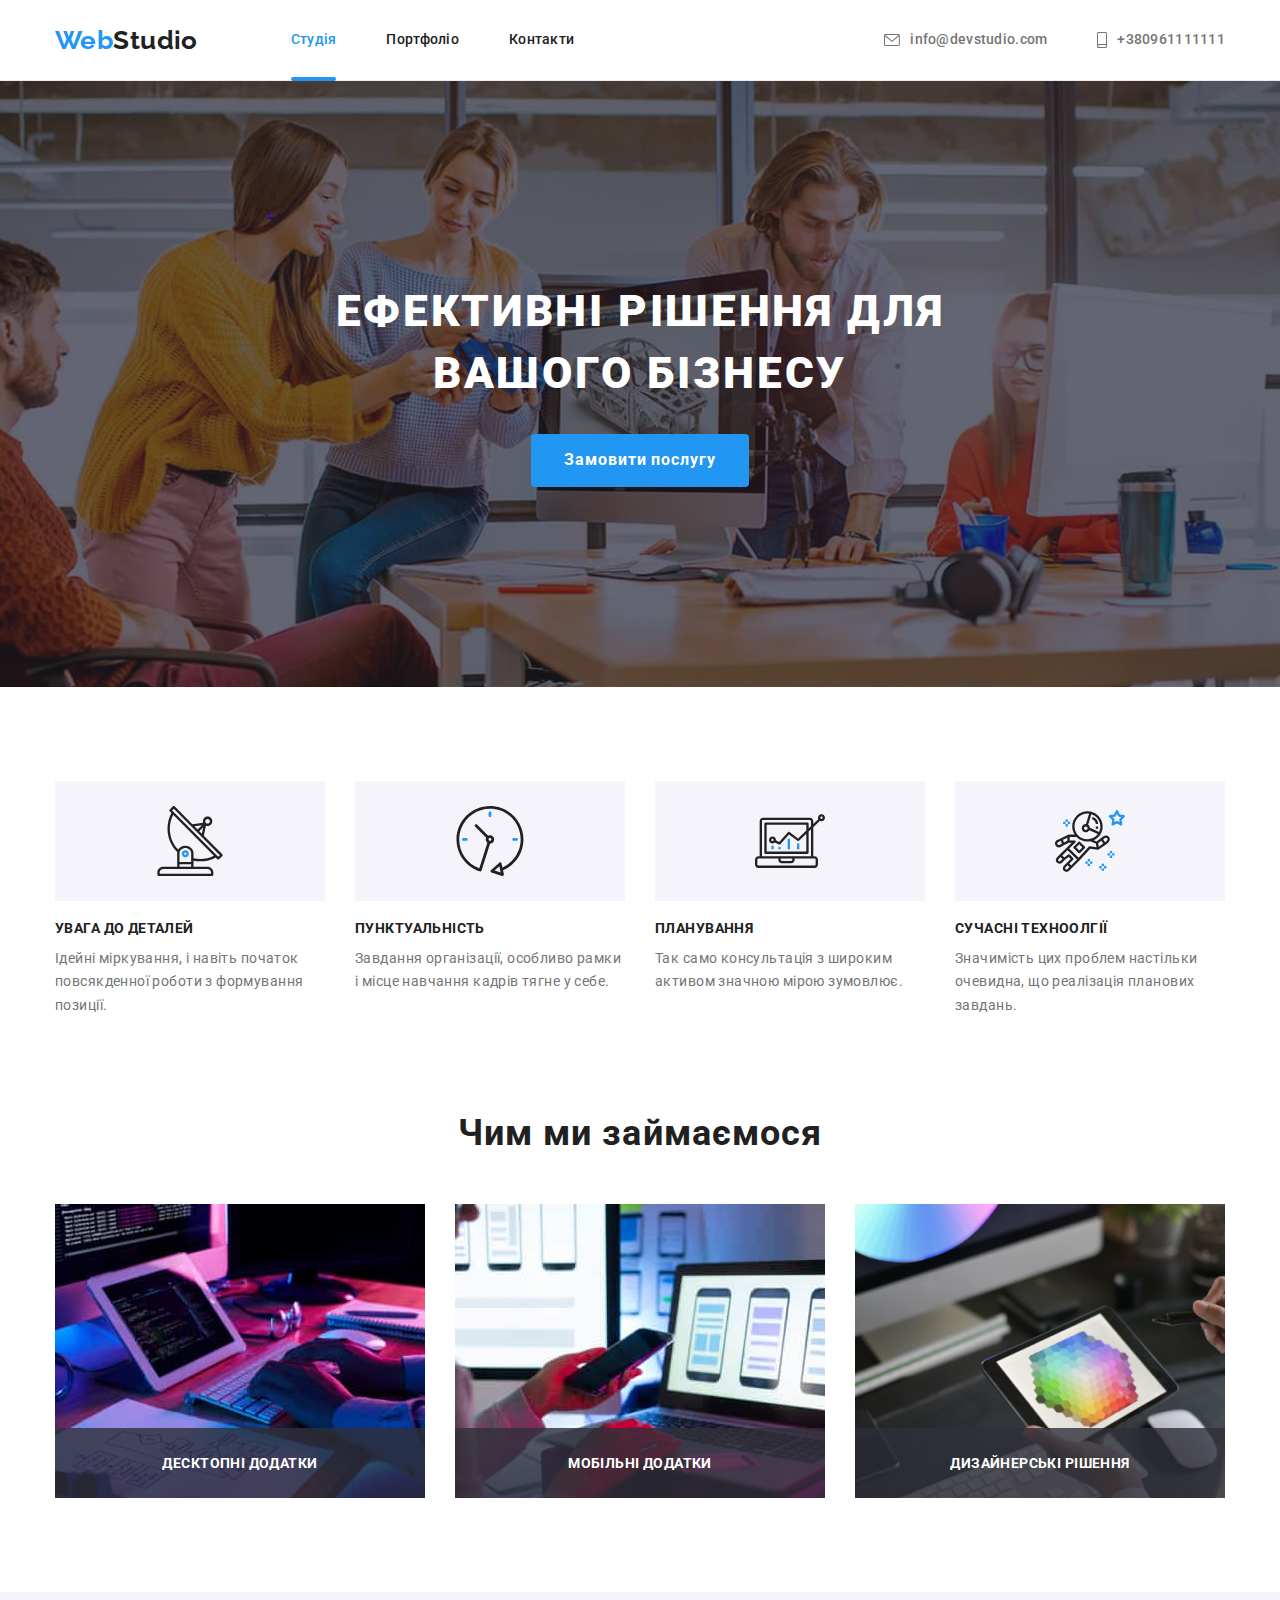
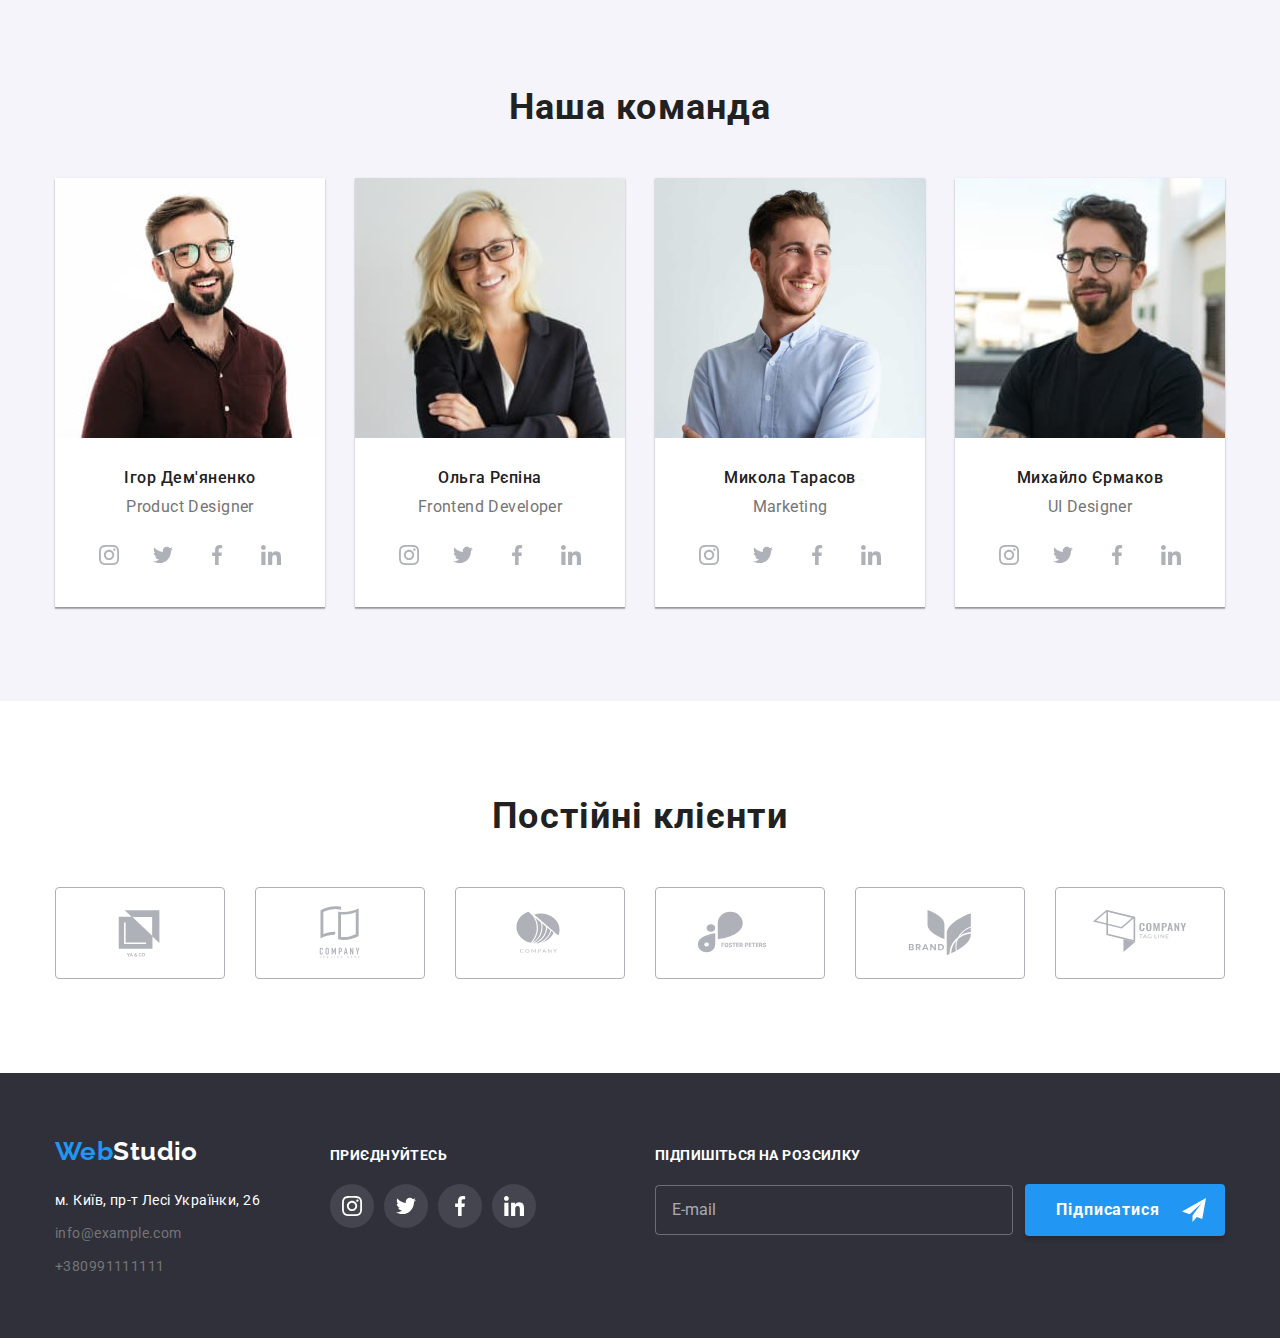
<file: index.html>
<!DOCTYPE html>
<html lang="uk">
  <head>
    <meta charset="UTF-8" />
    <meta http-equiv="X-UA-Compatible" content="IE=edge" />
    <meta name="viewport" content="width=device-width, initial-scale=1.0" />
    <link
      href="https://fonts.googleapis.com/css2?family=Raleway:wght@700&family=Roboto:wght@400;500;700;900&display=swap"
      rel="stylesheet"
    />
    <link
      rel="stylesheet"
      href="https://cdnjs.cloudflare.com/ajax/libs/modern-normalize/1.1.0/modern-normalize.min.css"
    />
    <link rel="stylesheet" href="./css/main.min.css" />
    <title>Студія</title>
  </head>
  <body class="page">
    <!-- header -->
    <header class="page-header">
      <div class="container wrapper">
        <nav class="main-nav">
          <!-- logo -->
          <a href="./index.html" lang="en" class="link logo-header logo"
            ><span class="select">Web</span>Studio</a
          >
          <!-- navigation -->
          <ul class="nav-list list">
            <li class="nav-list-item">
              <a href="./index.html" class="link nav-list-link current">Студія</a>
            </li>
            <li class="nav-list-item">
              <a href="./portfolio.html" class="link nav-list-link">Портфоліо</a>
            </li>
            <li class="nav-list-item"><a href="#" class="link nav-list-link">Контакти</a></li>
          </ul>
        </nav>
        <ul class="list contact-list">
          <li class="contact-list-item">
            <a href="mailto:info@devstudio.com" class="link mail">
              <svg class="mail-icon" width="16" height="12" aria-label="пошта">
                <use href="./images/icons.svg#icon-envelope"></use></svg
              >info@devstudio.com</a
            >
          </li>
          <li class="contact-list-item">
            <a href="tel:+380961111111" class="link tel">
              <svg class="mail-icon" width="10" height="16" aria-label="мобільний телефон">
                <use href="./images/icons.svg#icon-smartphone"></use></svg
              >+380961111111</a
            >
          </li>
        </ul>
      </div>
    </header>

    <!-- main -->
    <main>
      <!-- hero -->
      <section class="hero">
        <div class="container hero-content">
          <h1 class="hero-title">
            Ефективні рішення для <br />
            вашого бізнесу
          </h1>
          <button type="button" class="favor-btn" data-modal-open>Замовити послугу</button>
        </div>
      </section>

      <!-- advantage -->

      <section class="section advantage">
        <div class="container">
          <h2 class="visually-hidden">Наші переваги</h2>
          <ul class="list advantage-list">
            <li class="list-marker">
              <div class="advantage-theme">
                <svg class="advantage-icon" width="70" height="70" aria-label="антена">
                  <use href="./images/icons.svg#icon-block-01-antenna"></use>
                </svg>
              </div>
              <h3 class="advantage-title">Увага до деталей</h3>
              <p class="text">
                Ідейні міркування, і навіть початок повсякденної роботи з формування позиції.
              </p>
            </li>
            <li class="list-marker">
              <div class="advantage-theme">
                <svg class="advantage-icon" width="70" height="70" aria-label="годинник">
                  <use href="./images/icons.svg#icon-block-01-clock"></use>
                </svg>
              </div>
              <h3 class="advantage-title">Пунктуальність</h3>
              <p class="text">
                Завдання організації, особливо рамки і місце навчання кадрів тягне у себе.
              </p>
            </li>
            <li class="list-marker">
              <div class="advantage-theme">
                <svg class="advantage-icon" width="70" height="70" aria-label="діаграма">
                  <use href="./images/icons.svg#icon-block-01-diagram"></use>
                </svg>
              </div>
              <h3 class="advantage-title">Планування</h3>
              <p class="text">Так само консультація з широким активом значною мірою зумовлює.</p>
            </li>
            <li class="list-marker">
              <div class="advantage-theme">
                <svg class="advantage-icon" width="70" height="70" aria-label="космонавт">
                  <use href="./images/icons.svg#icon-block-01-astronaut"></use>
                </svg>
              </div>
              <h3 class="advantage-title">Сучасні техноолгії</h3>
              <p class="text">
                Значимість цих проблем настільки очевидна, що реалізація планових завдань.
              </p>
            </li>
          </ul>
        </div>
      </section>

      <!-- work -->

      <section class="section work">
        <div class="container">
          <h2 class="work__title">Чим ми займаємося</h2>
          <ul class="list work-list">
            <li class="work-list__item">
              <img
                src="./images/img-01.jpg"
                alt="Чоловік набирає код"
                width="370"
                height="294"
                class="work-list__img"
              />
              <p class="work-list__overlay">Десктопні додатки</p>
            </li>
            <li class="work-list__item">
              <img
                src="./images/img-02.jpg"
                alt="Жінка тримає телефон"
                width="370"
                height="294"
                class="work-list__img"
              />
              <p class="work-list__overlay">Мобільні додатки</p>
            </li>
            <li class="work-list__item">
              <img
                src="./images/img-03.jpg"
                alt="Відображення кольорової гами на планшеті"
                width="370"
                height="294"
                class="work-list__img"
              />
              <p class="work-list__overlay">Дизайнерські рішення</p>
            </li>
          </ul>
        </div>
      </section>

      <!-- team -->

      <section class="section team">
        <div class="container">
          <h2 class="team__title">Наша команда</h2>
          <ul class="list team-list">
            <li class="team-list__item">
              <img
                src="./images/img-04.jpg"
                alt="Ігор Дем'яненко Product Designer"
                width="270"
                height="260"
                class="team-list__img"
              />
              <div class="our-team">
                <h3 class="our-team__title">Ігор Дем'яненко</h3>
                <p lang="en" class="our-team__point">Product Designer</p>
                <ul class="social-list">
                  <li class="social-list__item">
                    <a href="" class="social-list__link">
                      <svg class="social-list__icon" width="20" height="20" aria-label="інстаграм">
                        <use href="./images/icons.svg#icon-social-instagram"></use>
                      </svg>
                    </a>
                  </li>
                  <li class="social-list__item">
                    <a href="" class="social-list__link">
                      <svg class="social-list__icon" width="20" height="20" aria-label="твітер">
                        <use href="./images/icons.svg#icon-social-twitter"></use>
                      </svg>
                    </a>
                  </li>
                  <li class="social-list__item">
                    <a href="" class="social-list__link">
                      <svg class="social-list__icon" width="20" height="20" aria-label="фейсбук">
                        <use href="./images/icons.svg#icon-social-facebook"></use>
                      </svg>
                    </a>
                  </li>
                  <li class="social-list__item">
                    <a href="" class="social-list__link">
                      <svg class="social-list__icon" width="20" height="20" aria-label="лінкедін">
                        <use href="./images/icons.svg#icon-social-linkedin"></use>
                      </svg>
                    </a>
                  </li>
                </ul>
              </div>
            </li>

            <li class="team-list__item">
              <img
                src="./images/img-05.jpg"
                alt="Ольга Рєпіна Frontend Developer"
                width="270"
                height="260"
                class="team-list__img"
              />
              <div class="our-team">
                <h3 class="our-team__title">Ольга Рєпіна</h3>
                <p lang="en" class="our-team__point">Frontend Developer</p>
                <ul class="social-list">
                  <li class="social-list__item">
                    <a href="" class="social-list__link">
                      <svg class="social-list__icon" width="20" height="20" aria-label="інстаграм">
                        <use href="./images/icons.svg#icon-social-instagram"></use>
                      </svg>
                    </a>
                  </li>
                  <li class="social-list__item">
                    <a href="" class="social-list__link">
                      <svg class="social-list__icon" width="20" height="20" aria-label="твітер">
                        <use href="./images/icons.svg#icon-social-twitter"></use>
                      </svg>
                    </a>
                  </li>
                  <li class="social-list__item">
                    <a href="" class="social-list__link">
                      <svg class="social-list__icon" width="20" height="20" aria-label="фейсбук">
                        <use href="./images/icons.svg#icon-social-facebook"></use>
                      </svg>
                    </a>
                  </li>
                  <li class="social-list__item">
                    <a href="" class="social-list__link">
                      <svg class="social-list__icon" width="20" height="20" aria-label="лінкедін">
                        <use href="./images/icons.svg#icon-social-linkedin"></use>
                      </svg>
                    </a>
                  </li>
                </ul>
              </div>
            </li>

            <li class="team-list__item">
              <img
                src="./images/img-06.jpg"
                alt="Микола Тарасов Marketing"
                width="270"
                height="260"
                class="team-list__img"
              />
              <div class="our-team">
                <h3 class="our-team__title">Микола Тарасов</h3>
                <p lang="en" class="our-team__point">Marketing</p>
                <ul class="social-list">
                  <li class="social-list__item">
                    <a href="" class="social-list__link">
                      <svg class="social-list__icon" width="20" height="20" aria-label="інстаграм">
                        <use href="./images/icons.svg#icon-social-instagram"></use>
                      </svg>
                    </a>
                  </li>
                  <li class="social-list__item">
                    <a href="" class="social-list__link">
                      <svg class="social-list__icon" width="20" height="20" aria-label="твітер">
                        <use href="./images/icons.svg#icon-social-twitter"></use>
                      </svg>
                    </a>
                  </li>
                  <li class="social-list__item">
                    <a href="" class="social-list__link">
                      <svg class="social-list__icon" width="20" height="20" aria-label="фейсбук">
                        <use href="./images/icons.svg#icon-social-facebook"></use>
                      </svg>
                    </a>
                  </li>
                  <li class="social-list__item">
                    <a href="" class="social-list__link">
                      <svg class="social-list__icon" width="20" height="20" aria-label="лінкедін">
                        <use href="./images/icons.svg#icon-social-linkedin"></use>
                      </svg>
                    </a>
                  </li>
                </ul>
              </div>
            </li>

            <li class="team-list__item">
              <img
                src="./images/img-07.jpg"
                alt="Михайло Єрмаков UI Designer"
                width="270"
                height="260"
                class="team-list__img"
              />
              <div class="our-team">
                <h3 class="our-team__title">Михайло Єрмаков</h3>
                <p lang="en" class="our-team__point">UI Designer</p>
                <ul class="social-list">
                  <li class="social-list__item">
                    <a href="" class="social-list__link">
                      <svg class="social-list__icon" width="20" height="20" aria-label="інстаграм">
                        <use href="./images/icons.svg#icon-social-instagram"></use>
                      </svg>
                    </a>
                  </li>
                  <li class="social-list__item">
                    <a href="" class="social-list__link">
                      <svg class="social-list__icon" width="20" height="20" aria-label="твітер">
                        <use href="./images/icons.svg#icon-social-twitter"></use>
                      </svg>
                    </a>
                  </li>
                  <li class="social-list__item">
                    <a href="" class="social-list__link">
                      <svg class="social-list__icon" width="20" height="20" aria-label="фейсбук">
                        <use href="./images/icons.svg#icon-social-facebook"></use>
                      </svg>
                    </a>
                  </li>
                  <li class="social-list__item">
                    <a href="" class="social-list__link">
                      <svg class="social-list__icon" width="20" height="20" aria-label="лінкедін">
                        <use href="./images/icons.svg#icon-social-linkedin"></use>
                      </svg>
                    </a>
                  </li>
                </ul>
              </div>
            </li>
          </ul>
        </div>
      </section>
      <section class="section regular-customers-section">
        <div class="container">
          <h2 class="regular-customers__title">Постійні клієнти</h2>
          <ul class="regular-customers-list">
            <li class="regular-customers-list__item">
              <a href="" class="regular-customers-list__link">
                <svg class="regular-customers-list__icon" width="106" height="60" aria-label="лого">
                  <use href="./images/icons.svg#icon-client-logo-01"></use>
                </svg>
              </a>
            </li>
            <li class="regular-customers-list__item">
              <a href="" class="regular-customers-list__link">
                <svg class="regular-customers-list__icon" width="106" height="60" aria-label="лого">
                  <use href="./images/icons.svg#icon-client-logo-02"></use>
                </svg>
              </a>
            </li>
            <li class="regular-customers-list__item">
              <a href="" class="regular-customers-list__link">
                <svg class="regular-customers-list__icon" width="106" height="60" aria-label="лого">
                  <use href="./images/icons.svg#icon-client-logo-03"></use>
                </svg>
              </a>
            </li>
            <li class="regular-customers-list__item">
              <a href="" class="regular-customers-list__link">
                <svg class="regular-customers-list__icon" width="106" height="60" aria-label="лого">
                  <use href="./images/icons.svg#icon-client-logo-04"></use>
                </svg>
              </a>
            </li>
            <li class="regular-customers-list__item">
              <a href="" class="regular-customers-list__link">
                <svg class="regular-customers-list__icon" width="106" height="60" aria-label="лого">
                  <use href="./images/icons.svg#icon-client-logo-05"></use>
                </svg>
              </a>
            </li>
            <li class="regular-customers-list__item">
              <a href="" class="regular-customers-list__link">
                <svg class="regular-customers-list__icon" width="106" height="60" aria-label="лого">
                  <use href="./images/icons.svg#icon-client-logo-06"></use>
                </svg>
              </a>
            </li>
          </ul>
        </div>
      </section>
    </main>

    <!-- footer -->

    <footer class="page-footer">
      <div class="container footer-wrapper">
        <div class="content-wrapper">
          <a href="./index.html" lang="en" class="link logo-footer logo">
            <span class="select">Web</span>Studio</a
          >
          <address>
            <ul class="list footer-list">
              <li class="footer-list-item">
                <a
                  href="https://goo.gl/maps/CPtrU1FHBa2aNyZL9"
                  target="_blank"
                  rel="noopener noreferrer nofollow"
                  class="link address"
                  >м. Київ, пр-т Лесі Українки, 26</a
                >
              </li>
              <li class="footer-list-item">
                <a href="mailto:info@example.com" class="link contact">info@example.com</a>
              </li>
              <li class="footer-list-item">
                <a href="tel:+380991111111" class="link contact">+380991111111</a>
              </li>
            </ul>
          </address>
        </div>

        <div class="join-wrapper">
          <p class="join-text">Приєднуйтесь</p>
          <ul class="join-list">
            <li class="join-list-item">
              <a href="" class="join-list-link">
                <svg
                  class="join-list-icon"
                  width="20"
                  height="20"
                  aria-label="соціальна сторінка інстаграм"
                >
                  <use href="./images/icons.svg#icon-social-instagram"></use>
                </svg>
              </a>
            </li>
            <li class="join-list-item">
              <a href="" class="join-list-link">
                <svg
                  class="join-list-icon"
                  width="20"
                  height="20"
                  aria-label="соціальна сторінка твітер"
                >
                  <use href="./images/icons.svg#icon-social-twitter"></use>
                </svg>
              </a>
            </li>
            <li class="join-list-item">
              <a href="" class="join-list-link">
                <svg
                  class="join-list-icon"
                  width="20"
                  height="20"
                  aria-label="соціальна сторінка фейсбук"
                >
                  <use href="./images/icons.svg#icon-social-facebook"></use>
                </svg>
              </a>
            </li>
            <li class="join-list-item">
              <a href="" class="join-list-link">
                <svg
                  class="join-list-icon"
                  width="20"
                  height="20"
                  aria-label="соціальна сторінка лінкедін"
                >
                  <use href="./images/icons.svg#icon-social-linkedin"></use>
                </svg>
              </a>
            </li>
          </ul>
        </div>

        <form class="footer-form">
          <p class="footer-form-label-desk">Підпишіться на розсилку</p>
          <div class="footer-form-wrapper">
            <label class="footer-form-label">
              <input
                type="email"
                name="user-footer-mail"
                class="footer-form-input"
                placeholder="E-mail"
              />
            </label>
            <button type="submit" class="footer-form-btn">
              Підписатися<svg
                class="footer-form-icon"
                width="24"
                height="24"
                aria-label="іконка відправки"
              >
                <use href="./images/icons.svg#icon-icon-send"></use>
              </svg>
            </button>
          </div>
        </form>
      </div>
    </footer>

    <!-- Backdrop and modal -->
    <div class="backdrop is-hidden" data-modal>
      <div class="modal">
        <button class="close-btn" data-modal-close>
          <svg
            class="close-btn-icon"
            width="18"
            height="18"
            aria-label="іконка зі значенням закрити"
          >
            <use href="./images/icons.svg#icon-close"></use>
          </svg>
        </button>

        <!-- Form from backdrop -->

        <p class="modal-form-title">Залиште свої дані, ми вам передзвонимо</p>
        <form class="modal-form">
          <label class="modal-form-label">
            <span class="modal-form-field-desk">Ім'я</span>
            <span class="modal-form-input-wrapper">
              <input type="text" name="user-name" class="modal-form-input" />
              <svg class="modal-form-icon" width="18" height="18">
                <use href="./images/icons.svg#icon-person-black-18dp"></use>
              </svg>
            </span>
          </label>

          <label class="modal-form-label">
            <span class="modal-form-field-desk">Телефон</span>
            <span class="modal-form-input-wrapper">
              <input type="tel" name="user-tel" class="modal-form-input" />
              <svg class="modal-form-icon" width="18" height="18">
                <use href="./images/icons.svg#icon-phone-black-18dp"></use>
              </svg>
            </span>
          </label>

          <label class="modal-form-label">
            <span class="modal-form-field-desk">Пошта</span>
            <span class="modal-form-input-wrapper">
              <input type="email" name="user-mail" class="modal-form-input" />
              <svg class="modal-form-icon" width="18" height="18">
                <use href="./images/icons.svg#icon-email-black-18dp"></use>
              </svg>
            </span>
          </label>
          <label class="modal-form-label">
            <span class="modal-form-field-desk">Коментар</span>
            <textarea
              name="user-comment"
              class="modal-form-comment"
              placeholder="Введіть текст"
            ></textarea>
          </label>
          <label class="modal-form-label modal-form-check-label">
            <input type="checkbox" class="modal-form-checkbox" name="user-box" />
            <svg
              class="modal-form-check-icon"
              width="16"
              height="15"
              aria-label="іконка підтвердження"
            >
              <use href="./images/icons.svg#icon-icon-check" class="own-check-icon"></use>
            </svg>
            <span class="modal-form-check-desk"
              >Погоджуюся з розсилкою та приймаю&nbsp;<a href="#" class="modal-form-check-link"
                >Умови договору</a
              ></span
            >
          </label>
          <button type="submit" class="modal-form-btn">Відправити</button>
        </form>
      </div>
    </div>

    <!-- script -->

    <script src="./js/modal.js"></script>
  </body>
</html>
</file>
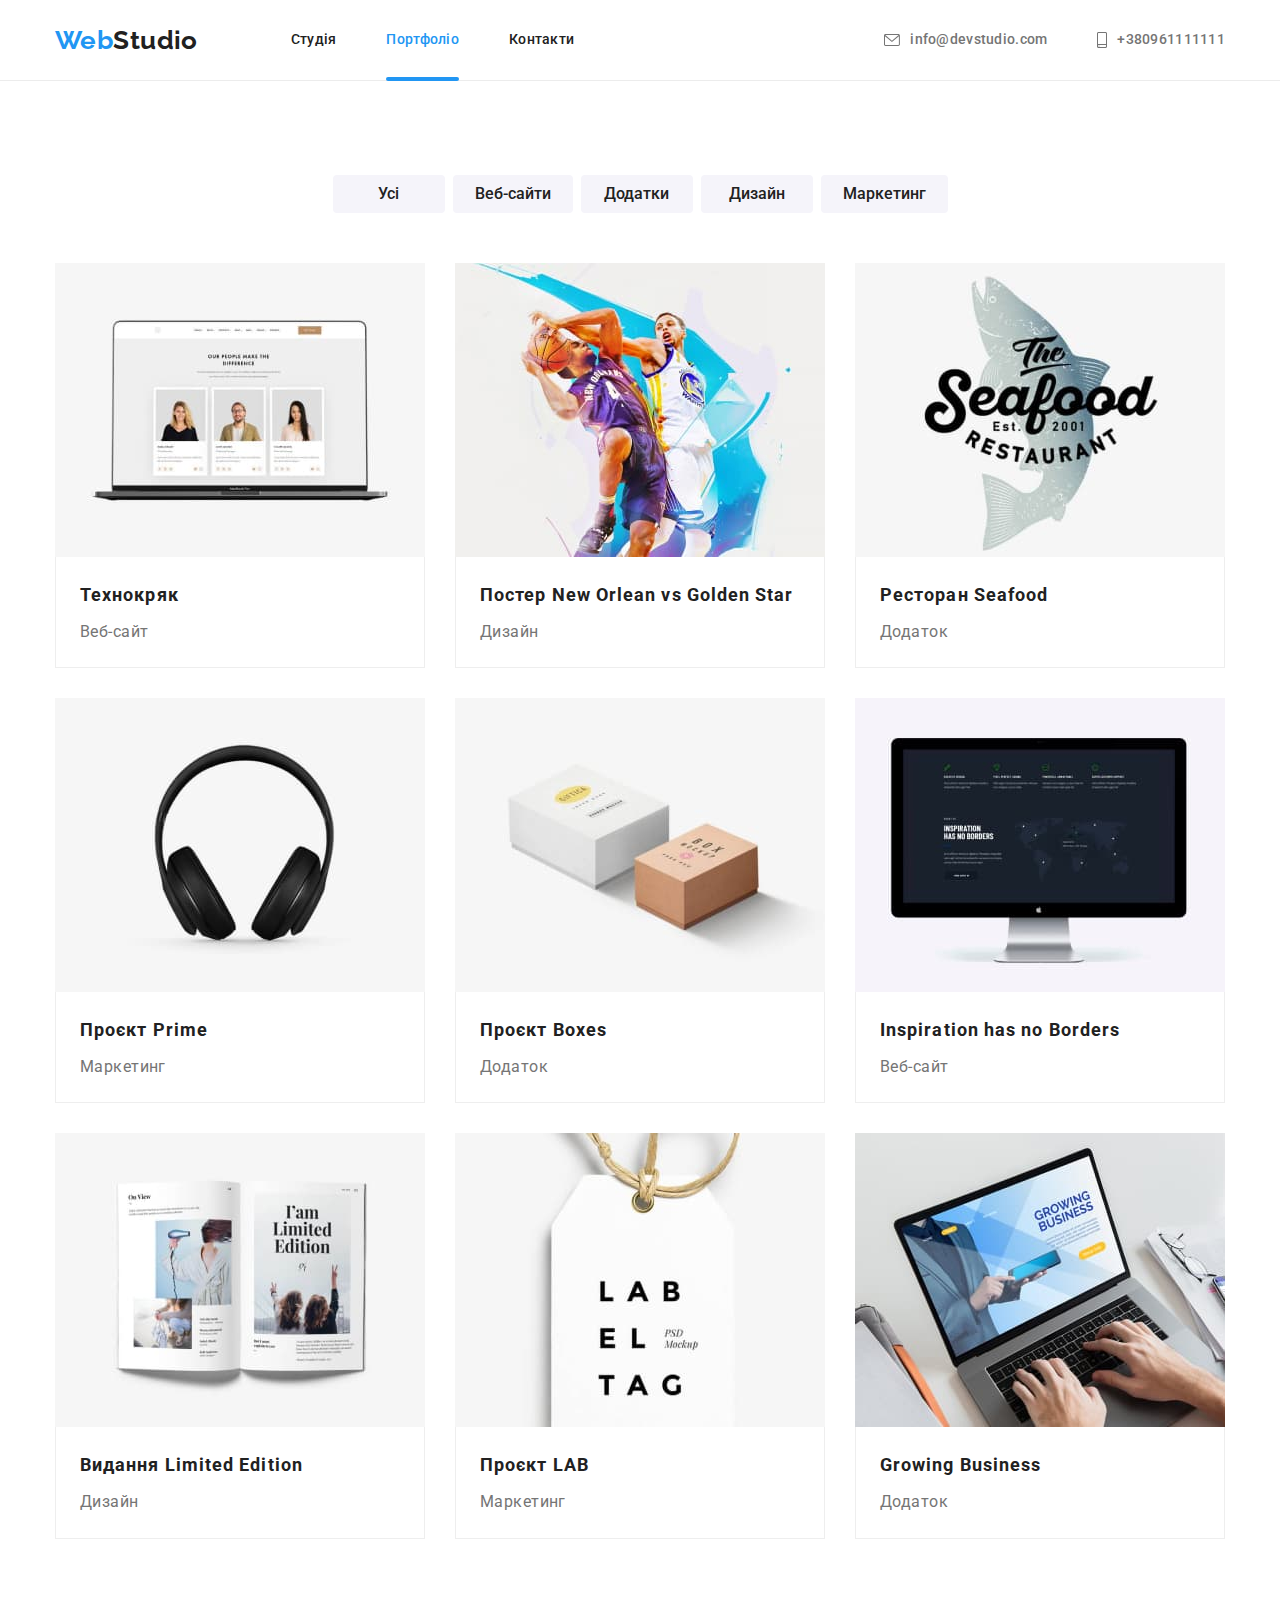
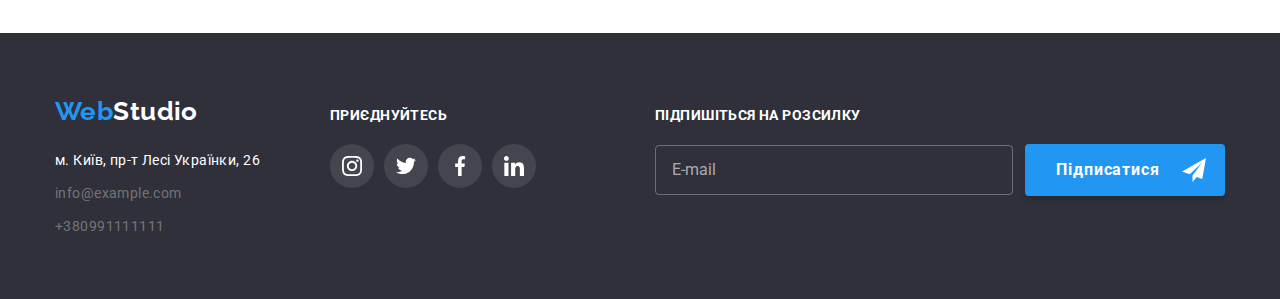
<file: portfolio.html>
<!DOCTYPE html>
<html lang="uk">
  <head>
    <meta charset="UTF-8" />
    <meta http-equiv="X-UA-Compatible" content="IE=edge" />
    <meta name="viewport" content="width=device-width, initial-scale=1.0" />
    <link
      href="https://fonts.googleapis.com/css2?family=Raleway:wght@700&family=Roboto:wght@400;500;700;900&display=swap"
      rel="stylesheet"
    />
    <link
      rel="stylesheet"
      href="https://cdnjs.cloudflare.com/ajax/libs/modern-normalize/1.1.0/modern-normalize.min.css"
    />
    <link rel="stylesheet" href="./css/main.min.css" />
    <title>Портфоліо</title>
  </head>
  <body class="page">
    <!-- Header -->
    <header class="page-header">
      <div class="container wrapper">
        <nav class="main-nav">
          <!-- logo -->
          <a href="./index.html" lang="en" class="link logo-header logo"
            ><span class="select">Web</span>Studio</a
          >
          <!-- navigation -->
          <ul class="nav-list list">
            <li class="nav-list-item">
              <a href="./index.html" class="link nav-list-link">Студія</a>
            </li>
            <li class="nav-list-item">
              <a href="./portfolio.html" class="link nav-list-link current">Портфоліо</a>
            </li>
            <li class="nav-list-item"><a href="#" class="link nav-list-link">Контакти</a></li>
          </ul>
        </nav>
        <ul class="list contact-list">
          <li class="contact-list-item">
            <a href="mailto:info@devstudio.com" class="link mail">
              <svg class="mail-icon" width="16" height="12" aria-label="пошта">
                <use href="./images/icons.svg#icon-envelope"></use></svg
              >info@devstudio.com</a
            >
          </li>
          <li class="contact-list-item">
            <a href="tel:+380961111111" class="link tel">
              <svg class="mail-icon" width="10" height="16" aria-label="мобільний телефон">
                <use href="./images/icons.svg#icon-smartphone"></use></svg
              >+380961111111</a
            >
          </li>
        </ul>
      </div>
    </header>

    <!-- main -->
    <main>
      <!-- portfolio -->
      <section class="section portfolio">
        <div class="container portfolio-wrapper">
          <h1 class="visually-hidden">Портфоліо</h1>
          <ul class="list portfolio-list">
            <li class="portfolio-list-item">
              <button type="button" class="main-btn button">Усі</button>
            </li>
            <li class="portfolio-list-item">
              <button type="button" class="button">Веб-сайти</button>
            </li>
            <li class="portfolio-list-item">
              <button type="button" class="button">Додатки</button>
            </li>
            <li class="portfolio-list-item">
              <button type="button" class="button">Дизайн</button>
            </li>
            <li class="portfolio-list-item">
              <button type="button" class="button">Маркетинг</button>
            </li>
          </ul>

          <ul class="portfolio-content">
            <li class="portfolio-content-item">
              <a href="" class="link portfolio-content-link">
                <div class="cards-wrapper">
                  <img
                    src="./images/pic-01.jpg"
                    alt="Прев'ю сайту Технокряк"
                    width="370"
                    height="294"
                  />
                  <p class="cards-overlay">
                    Ресурс пропонує комплексні пропозиції з різним рівнем функціоналу та сервісів.
                    Все це дозволить відвідувачу отримати вичерпні відомості про компанію чи
                    приватну особу.
                  </p>
                </div>
                <div class="our-products">
                  <h2 class="portfolio-title">Технокряк</h2>
                  <p class="desk">Веб-сайт</p>
                </div>
              </a>
            </li>

            <li class="link portfolio-content-item">
              <a href="" class="link portfolio-content-link">
                <div class="cards-wrapper">
                  <img src="./images/pic-02.jpg" alt="Дизайн постеру" width="370" height="294" />
                  <p class="cards-overlay">
                    Ресурс пропонує комплексні пропозиції з різним рівнем функціоналу та сервісів.
                    Все це дозволить відвідувачу отримати вичерпні відомості про компанію чи
                    приватну особу.
                  </p>
                </div>

                <div class="our-products">
                  <h2 class="portfolio-title">Постер New Orlean vs Golden Star</h2>
                  <p class="desk">Дизайн</p>
                </div>
              </a>
            </li>

            <li class="portfolio-content-item">
              <a href="" class="link link portfolio-content-link">
                <div class="cards-wrapper">
                  <img src="./images/pic-03.jpg" alt="Додаток ресторану" width="370" height="294" />
                  <p class="cards-overlay">
                    Ресурс пропонує комплексні пропозиції з різним рівнем функціоналу та сервісів.
                    Все це дозволить відвідувачу отримати вичерпні відомості про компанію чи
                    приватну особу.
                  </p>
                </div>
                <div class="our-products">
                  <h2 class="portfolio-title">Ресторан Seafood</h2>
                  <p class="desk">Додаток</p>
                </div>
              </a>
            </li>

            <li class="portfolio-content-item">
              <a href="" class="link portfolio-content-link">
                <div class="cards-wrapper">
                  <img src="./images/pic-04.jpg" alt="Маркетинг" width="370" height="294" />
                  <p class="cards-overlay">
                    Ресурс пропонує комплексні пропозиції з різним рівнем функціоналу та сервісів.
                    Все це дозволить відвідувачу отримати вичерпні відомості про компанію чи
                    приватну особу.
                  </p>
                </div>

                <div class="our-products">
                  <h2 class="portfolio-title">Проєкт Prime</h2>
                  <p class="desk">Маркетинг</p>
                </div>
              </a>
            </li>

            <li class="portfolio-content-item">
              <a href="" class="link portfolio-content-link">
                <div class="cards-wrapper">
                  <img src="./images/pic-05.jpg" alt="Додаток" width="370" height="294" />
                  <p class="cards-overlay">
                    Ресурс пропонує комплексні пропозиції з різним рівнем функціоналу та сервісів.
                    Все це дозволить відвідувачу отримати вичерпні відомості про компанію чи
                    приватну особу.
                  </p>
                </div>
                <div class="our-products">
                  <h2 class="portfolio-title">Проєкт Boxes</h2>
                  <p class="desk">Додаток</p>
                </div>
              </a>
            </li>

            <li class="portfolio-content-item">
              <a href="" class="link portfolio-content-link">
                <div class="cards-wrapper">
                  <img src="./images/pic-06.jpg" alt="Веб-сайт" width="370" height="294" />
                  <p class="cards-overlay">
                    Ресурс пропонує комплексні пропозиції з різним рівнем функціоналу та сервісів.
                    Все це дозволить відвідувачу отримати вичерпні відомості про компанію чи
                    приватну особу.
                  </p>
                </div>

                <div class="our-products">
                  <h2 class="portfolio-title">Inspiration has no Borders</h2>
                  <p class="desk">Веб-сайт</p>
                </div>
              </a>
            </li>

            <li class="portfolio-content-item">
              <a href="" class="link portfolio-content-link">
                <div class="cards-wrapper">
                  <img src="./images/pic-07.jpg" alt="Видання" width="370" height="294" />
                  <p class="cards-overlay">
                    Ресурс пропонує комплексні пропозиції з різним рівнем функціоналу та сервісів.
                    Все це дозволить відвідувачу отримати вичерпні відомості про компанію чи
                    приватну особу.
                  </p>
                </div>
                <div class="our-products">
                  <h2 class="portfolio-title">Видання Limited Edition</h2>
                  <p class="desk">Дизайн</p>
                </div>
              </a>
            </li>

            <li class="portfolio-content-item">
              <a href="" class="link portfolio-content-link">
                <div class="cards-wrapper">
                  <img src="./images/pic-08.jpg" alt="Проєкт" width="370" height="294" />
                  <p class="cards-overlay">
                    Ресурс пропонує комплексні пропозиції з різним рівнем функціоналу та сервісів.
                    Все це дозволить відвідувачу отримати вичерпні відомості про компанію чи
                    приватну особу.
                  </p>
                </div>
                <div class="our-products">
                  <h2 class="portfolio-title">Проєкт LAB</h2>
                  <p class="desk">Маркетинг</p>
                </div>
              </a>
            </li>

            <li class="portfolio-content-item">
              <a href="" class="link portfolio-content-link">
                <div class="cards-wrapper">
                  <img
                    src="./images/pic-09.jpg"
                    alt="Додаток для бізнесу"
                    width="370"
                    height="294"
                  />
                  <p class="cards-overlay">
                    Ресурс пропонує комплексні пропозиції з різним рівнем функціоналу та сервісів.
                    Все це дозволить відвідувачу отримати вичерпні відомості про компанію чи
                    приватну особу.
                  </p>
                </div>
                <div class="our-products">
                  <h2 class="portfolio-title">Growing Business</h2>
                  <p class="desk">Додаток</p>
                </div>
              </a>
            </li>
          </ul>
        </div>
      </section>
    </main>

    <!-- footer -->

    <footer class="page-footer">
      <div class="container footer-wrapper">
        <div class="content-wrapper">
          <a href="./index.html" lang="en" class="link logo-footer logo">
            <span class="select">Web</span>Studio</a
          >
          <address>
            <ul class="list footer-list">
              <li class="footer-list-item">
                <a
                  href="https://goo.gl/maps/CPtrU1FHBa2aNyZL9"
                  target="_blank"
                  rel="noopener noreferrer nofollow"
                  class="link address"
                  >м. Київ, пр-т Лесі Українки, 26</a
                >
              </li>
              <li class="footer-list-item">
                <a href="mailto:info@example.com" class="link contact">info@example.com</a>
              </li>
              <li class="footer-list-item">
                <a href="tel:+380991111111" class="link contact">+380991111111</a>
              </li>
            </ul>
          </address>
        </div>

        <div class="join-wrapper">
          <p class="join-text">Приєднуйтесь</p>
          <ul class="join-list">
            <li class="join-list-item">
              <a href="" class="join-list-link">
                <svg
                  class="join-list-icon"
                  width="20"
                  height="20"
                  aria-label="соціальна сторінка інстаграм"
                >
                  <use href="./images/icons.svg#icon-social-instagram"></use>
                </svg>
              </a>
            </li>
            <li class="join-list-item">
              <a href="" class="join-list-link">
                <svg
                  class="join-list-icon"
                  width="20"
                  height="20"
                  aria-label="соціальна сторінка твітер"
                >
                  <use href="./images/icons.svg#icon-social-twitter"></use>
                </svg>
              </a>
            </li>
            <li class="join-list-item">
              <a href="" class="join-list-link">
                <svg
                  class="join-list-icon"
                  width="20"
                  height="20"
                  aria-label="соціальна сторінка фейсбук"
                >
                  <use href="./images/icons.svg#icon-social-facebook"></use>
                </svg>
              </a>
            </li>
            <li class="join-list-item">
              <a href="" class="join-list-link">
                <svg
                  class="join-list-icon"
                  width="20"
                  height="20"
                  aria-label="соціальна сторінка лінкедін"
                >
                  <use href="./images/icons.svg#icon-social-linkedin"></use>
                </svg>
              </a>
            </li>
          </ul>
        </div>

        <form class="footer-form">
          <p class="footer-form-label-desk">Підпишіться на розсилку</p>
          <div class="footer-form-wrapper">
            <label class="footer-form-label">
              <input
                type="email"
                name="user-footer-mail"
                class="footer-form-input"
                placeholder="E-mail"
              />
            </label>
            <button type="submit" class="footer-form-btn">
              Підписатися<svg
                class="footer-form-icon"
                width="24"
                height="24"
                aria-label="іконка відправки"
              >
                <use href="./images/icons.svg#icon-icon-send"></use>
              </svg>
            </button>
          </div>
        </form>
      </div>
    </footer>
  </body>
</html>
</file>
<file: css/main.min.css>
:root{--page-bg-color: #ffffff;--primary-text-color-dark: #212121;--secondary-text-color-dark: #757575;--main-accent-color: #2196f3;--secondary-accent-color: #188ce8;--primary-text-color-light: #ffffff;--primary-bg-color-dark: #2f303a;--secondary-bg-color-light: #f5f4fa;--logo-header-color: #000000;--transition-dur-and-func: 250ms cubic-bezier(0.4, 0, 0.2, 1)}.visually-hidden{position:absolute;white-space:nowrap;width:1px;height:1px;overflow:hidden;border:0;padding:0;clip:rect(0 0 0 0);clip-path:inset(50%);margin:-1px}img{display:block;max-width:100%;height:auto}button{cursor:pointer;font-family:inherit}address{font-style:normal}h1,h2,h3,p{margin-top:0;margin-bottom:0}ul{margin-top:0;margin-bottom:0;padding-left:0;list-style:none}.page{margin:0;background-color:var(--page-bg-color);color:var(--primary-text-color-dark);font-family:"Roboto",sans-serif;letter-spacing:.03em;font-size:14px}.link{text-decoration:none}.section{padding:94px 0}.container{margin:0 auto;padding:0 15px;width:1200px}.hero{padding:200px 0;margin-left:auto;margin-right:auto;max-width:1600px;text-align:center;background-color:var(--primary-bg-color-dark);background-image:linear-gradient(to right, rgba(47, 48, 58, 0.4), rgba(47, 48, 58, 0.4)),url(../images/hero-img.jpg);background-repeat:no-repeat;background-size:cover;background-position:center}.hero-title{margin-bottom:30px;color:var(--primary-text-color-light);font-size:44px;line-height:1.4;font-weight:900;text-transform:uppercase;letter-spacing:.06em;text-align:center}.page-header{background-color:var(--primary-text-color-light);border-bottom:1px solid #ececec}.wrapper{display:flex;align-items:center}.main-nav{display:flex;align-items:center}.nav-list{display:flex;align-items:center}.nav-list,.contact-list{column-gap:50px}.nav-list-link{display:block;padding:32px 0;color:currentColor;font-weight:500;line-height:1.14;letter-spacing:.02em;transition:color var(--transition-dur-and-func)}.nav-list-link:hover,.nav-list-link:focus{color:var(--main-accent-color)}.logo-header{margin-right:93px;color:var(--logo-part-header)}.select{color:var(--main-accent-color)}.contact-list{display:flex;margin-left:auto}.list .mail,.list .tel{display:flex;padding:32px 0;align-items:center;color:var(--secondary-text-color-dark);font-family:inherit;font-style:normal;line-height:1.14;letter-spacing:.02em;font-weight:500;transition:color var(--transition-dur-and-func)}.list .mail:hover,.list .mail:focus,.list .tel:hover,.list .tel:focus{color:var(--main-accent-color)}.mail-icon{fill:currentColor;margin-right:10px;transition:fill var(--transition-dur-and-func)}.mail:hover .mail-icon,.mail:focus .mail-icon,.tel:hover .mail-icon,.tel:focus .mail-icon{fill:var(--main-accent-color)}.current{color:var(--main-accent-color);position:relative}.current::after{content:"";position:absolute;bottom:-1px;left:0;display:block;width:100%;height:4px;background-color:var(--main-accent-color);border-radius:2px}.backdrop{position:fixed;top:0;left:0;z-index:100;width:100%;height:100%;background-color:rgba(0,0,0,.2);transition:opacity var(--transition-dur-and-func),visibility var(--transition-dur-and-func)}.backdrop.is-hidden{opacity:0;visibility:hidden;pointer-events:none}.modal{position:absolute;top:50%;left:50%;min-width:528px;min-height:581px;padding:40px;transform:translate(-50%, -50%);background-color:var(--page-bg-color)}.close-btn{position:absolute;top:8px;right:8px;display:flex;align-items:center;justify-content:center;padding:0;width:30px;height:30px;border:1px solid rgba(0,0,0,.1);border-radius:50%;background-color:rgba(0,0,0,0);transition:fill var(--transition-dur-and-func)}.close-btn-icon{fill:#000}.close-btn:hover .close-btn-icon,.close-btn:focus .close-btn-icon{fill:var(--main-accent-color)}.modal-form-title{margin-bottom:12px;font-size:20px;font-weight:700;line-height:1.2;text-align:center}.modal-form{display:flex;flex-direction:column}.modal-form-input{width:100%;height:40px;border:1px solid rgba(33,33,33,.2);border-radius:4px;padding-left:42px;transition:border-color var(--transition-dur-and-func)}.modal-form-input:focus{outline:none;border-color:var(--main-accent-color)}.modal-form-icon{position:absolute;top:50%;left:12px;transform:translateY(-50%);fill:var(--primary-text-color-dark);transition:fill var(--transition-dur-and-func)}.modal-form-input:focus+.modal-form-icon{fill:var(--main-accent-color)}.modal-form-field-desk{display:block;margin-bottom:4px;font-size:12px;line-height:1.2;letter-spacing:.01em;color:var(--secondary-text-color-dark)}.modal-form-input-wrapper{display:block;position:relative;margin-bottom:10px}.modal-form-comment{width:100%;height:120px;margin-bottom:20px;padding:12px 16px;resize:none;border:1px solid rgba(33,33,33,.2);border-radius:4px;transition:border-color var(--transition-dur-and-func)}.modal-form-comment:focus{outline:none;border-color:var(--main-accent-color)}.modal-form-comment::placeholder{font-size:12px;line-height:1.2;letter-spacing:.01em;color:rgba(117,117,117,.5)}.modal-form-check-icon{border-radius:2px;border:1px solid var(--primary-text-color-dark);cursor:pointer;margin-right:7px}.modal-form-checkbox:checked+.modal-form-check-icon{background-color:var(--main-accent-color);border-color:var(--main-accent-color)}.modal-form-checkbox:focus+.modal-form-check-icon{box-shadow:0 0 0 2px rgba(33,150,243,.5);border-color:var(--main-accent-color)}.own-check-icon{display:none}.modal-form-checkbox:checked+.modal-form-check-icon .own-check-icon{display:block}.modal-form-checkbox{appearance:none;position:absolute}.modal-form-check-label{margin-bottom:30px}.modal-form-check-desk{color:var(--secondary-text-color-dark);font-weight:400;letter-spacing:.03em;line-height:1.7}.modal-form-check-link{color:var(--main-accent-color);font-family:inherit;font-size:14px;line-height:1.7;font-weight:400;letter-spacing:.03em}.advantage-theme{width:270px;height:120px;margin-bottom:20px;column-gap:30px;background-color:var(--secondary-bg-color-light)}.advantage-list,.work-list,.team-list{display:flex;column-gap:30px}.work-list__item{position:relative}.work-list__overlay{position:absolute;bottom:0;left:0;width:100%;height:70px;color:var(--page-bg-color);text-transform:uppercase;font-weight:700;line-height:1.143;text-align:center;background-color:rgba(47,48,58,.8)}.list-marker{width:270px}.advantage-title{margin-bottom:10px;font-size:14px;line-height:1.14;font-weight:700;letter-spacing:.03em;text-transform:uppercase}.text{color:var(--secondary-text-color-dark);line-height:1.7}.work{padding-top:0}.team-list__item{width:270px;background-color:var(--primary-text-color-light);box-shadow:0px 1px 3px rgba(0,0,0,.12),0px 1px 1px rgba(0,0,0,.14),0px 2px 1px rgba(0,0,0,.2)}.team{background-color:var(--secondary-bg-color-light)}.our-team{padding:30px 0}.our-team__title{margin-bottom:10px;color:var(--primary-text-color-dark);font-weight:500;font-size:16px;line-height:1.2;letter-spacing:.03em;text-align:center}.regular-customers-list{display:flex;column-gap:30px}.regular-customers-list__item{width:170px;height:92px}.regular-customers-list__link{width:100%;height:100%;border:1px solid #afb1b8;border-radius:4px;transition:border var(--transition-dur-and-func)}.regular-customers-list__link:hover,.regular-customers-list__link:focus{border:1px solid var(--main-accent-color)}.regular-customers-list__icon{fill:#afb1b8;transition:fill var(--transition-dur-and-func)}.regular-customers-list__link:hover .regular-customers-list__icon,.regular-customers-list__link:focus .regular-customers-list__icon{fill:var(--main-accent-color)}.page-footer{padding:60px 0;background-color:var(--primary-bg-color-dark)}.content-wrapper{margin-right:70px}.footer-wrapper{display:flex;align-items:baseline}.logo-footer{display:inline-block;margin-bottom:20px;color:var(--primary-text-color-light)}.footer-list .footer-list-item:not(:last-child){margin-bottom:9px}.address{color:var(--primary-text-color-light);transition:color var(--transition-dur-and-func)}.contact{color:var(--secondary-text-color-dark);transition:color var(--transition-dur-and-func)}.address,.contact{font-family:inherit;line-height:1.7}.address:hover,.address:focus,.address:hover,.address:focus,.contact:hover,.contact:focus,.contact:hover,.contact:focus{color:var(--main-accent-color)}.join-list-icon{fill:var(--page-bg-color)}.join-list{display:flex;column-gap:10px}.join-list-link{width:44px;height:44px;border-radius:50%;background-color:rgba(255,255,255,.1);transition:background-color var(--transition-dur-and-func)}.join-list-link:hover,.join-list-link:focus{background-color:var(--main-accent-color)}.footer-form{margin-left:auto}.footer-form-wrapper{display:flex;align-items:center}.footer-form-input{width:358px;height:50px;padding:15px 0 15px 16px;border:1px solid rgba(255,255,255,.3);border-radius:4px;background-color:rgba(0,0,0,0);color:var(--page-bg-color)}.footer-form-input::placeholder{color:rgba(255,255,255,.6);font-size:16px;line-height:1.25}.footer-form-icon{position:absolute;top:13px;right:18px}.portfolio-list{column-gap:8px;margin-bottom:50px}.button{display:inline-block;border:none;border-radius:4px;padding:6px 22px;min-width:112px;color:var(--primary-text-color-dark);background-color:var(--secondary-bg-color-light);font-weight:500;font-size:16px;line-height:1.6;text-align:center;transition:background-color var(--transition-dur-and-func),color var(--transition-dur-and-func),box-shadow var(--transition-dur-and-func)}.button:hover,.button:focus{color:var(--primary-text-color-light);background-color:var(--main-accent-color);box-shadow:0px 3px 1px rgba(0,0,0,.1),0px 1px 2px rgba(0,0,0,.08),0px 2px 2px rgba(0,0,0,.12)}.portfolio-content{display:flex;flex-wrap:wrap}.portfolio-content-item{width:370px;text-align:left}.portfolio-content-item:not(:nth-child(3n)){margin-right:30px}.portfolio-content-item:not(:nth-last-child(-n+3)){margin-bottom:30px}.portfolio-content-link{display:block;width:100%;background-color:var(--primary-text-color-light);transition:box-shadow var(--transition-dur-and-func)}.portfolio-content-link:hover,.portfolio-content-link:focus{box-shadow:0px 1px 1px rgba(0,0,0,.12),0px 4px 4px rgba(0,0,0,.06),1px 4px 6px rgba(0,0,0,.16)}.portfolio-content-link:hover .cards-overlay{transform:translateY(0)}.our-products{padding:20px 24px;border-left:1px solid #eee;border-right:1px solid #eee;border-bottom:1px solid #eee}.portfolio-title{margin-bottom:4px;color:var(--primary-text-color-dark);font-weight:700;font-size:18px;line-height:2;letter-spacing:.06em}.cards-wrapper{position:relative;overflow:hidden}.cards-overlay{position:absolute;top:0;left:0;width:100%;padding:63px 24px;background-color:rgba(33,150,243,.9);color:var(--page-bg-color);font-weight:400;font-size:18px;line-height:1.6;transform:translateY(100%);transition:transform var(--transition-dur-and-func)}.work__title,.team__title,.regular-customers__title{margin-bottom:50px;font-size:36px;line-height:1.17;font-weight:700;letter-spacing:.03em;color:var(--primary-text-color-dark);text-align:center}.our-team__point{color:var(--secondary-text-color-dark);font-size:16px;line-height:1.2;text-align:center;margin-bottom:16px}.social-list{display:flex;justify-content:center;column-gap:10px}.social-list__link{width:44px;height:44px;border-radius:50%;background-color:var(--page-bg-color);transition:background-color var(--transition-dur-and-func)}.social-list__link:hover,.social-list__link:focus{background-color:var(--main-accent-color)}.social-list__icon{fill:#afb1b8;transition:fill var(--transition-dur-and-func)}.social-list__link:hover .social-list__icon,.social-list__link:focus .social-list__icon{fill:var(--page-bg-color)}.join-text{margin-bottom:20px;font-size:14px;line-height:1.14;font-weight:700;letter-spacing:.03em;text-transform:uppercase;color:var(--page-bg-color)}.footer-form-label-desk{margin-bottom:20px;color:var(--primary-text-color-light);font-weight:700;line-height:1.14;text-transform:uppercase}.footer-form-btn{position:relative;display:inline-block;padding:10px 62px 10px 28px;margin-left:12px;align-self:center;min-width:200px;border:1px solid rgba(0,0,0,0);border-radius:4px;box-shadow:0px 4px 4px rgba(0,0,0,.15);background-color:var(--main-accent-color);color:var(--primary-text-color-light);font-weight:700;font-size:16px;line-height:1.9;letter-spacing:.06em;text-align:center;transition:background-color var(--transition-dur-and-func),box-shadow var(--transition-dur-and-func)}.desk{color:var(--secondary-text-color-dark);font-weight:400;font-size:16px;line-height:1.9}.favor-btn{display:inline-block;padding:10px 32px;min-width:216px;border:1px solid rgba(0,0,0,0);border-radius:4px;background-color:var(--main-accent-color);color:var(--primary-text-color-light);font-weight:700;font-size:16px;line-height:1.9;letter-spacing:.06em;text-align:center;transition:background-color var(--transition-dur-and-func)}.favor-btn:hover,.favor-btn:focus{background-color:var(--secondary-accent-color);color:var(--primary-text-color-light)}.logo{font-family:"Raleway",sans-serif;font-size:26px;line-height:1.4;font-weight:700}.modal-form-btn{display:inline-block;padding:10px 52px;align-self:center;min-width:200px;border:1px solid rgba(0,0,0,0);border-radius:4px;box-shadow:0px 4px 4px rgba(0,0,0,.15);background-color:var(--main-accent-color);color:var(--primary-text-color-light);font-weight:700;font-size:16px;line-height:1.9;letter-spacing:.06em;text-align:center}.modal-form-check-label,.advantage-theme,.work-list__overlay,.regular-customers-list__link,.join-list-link,.portfolio-list,.social-list__link{display:flex;justify-content:center;align-items:center}/*# sourceMappingURL=main.min.css.map */
</file>
